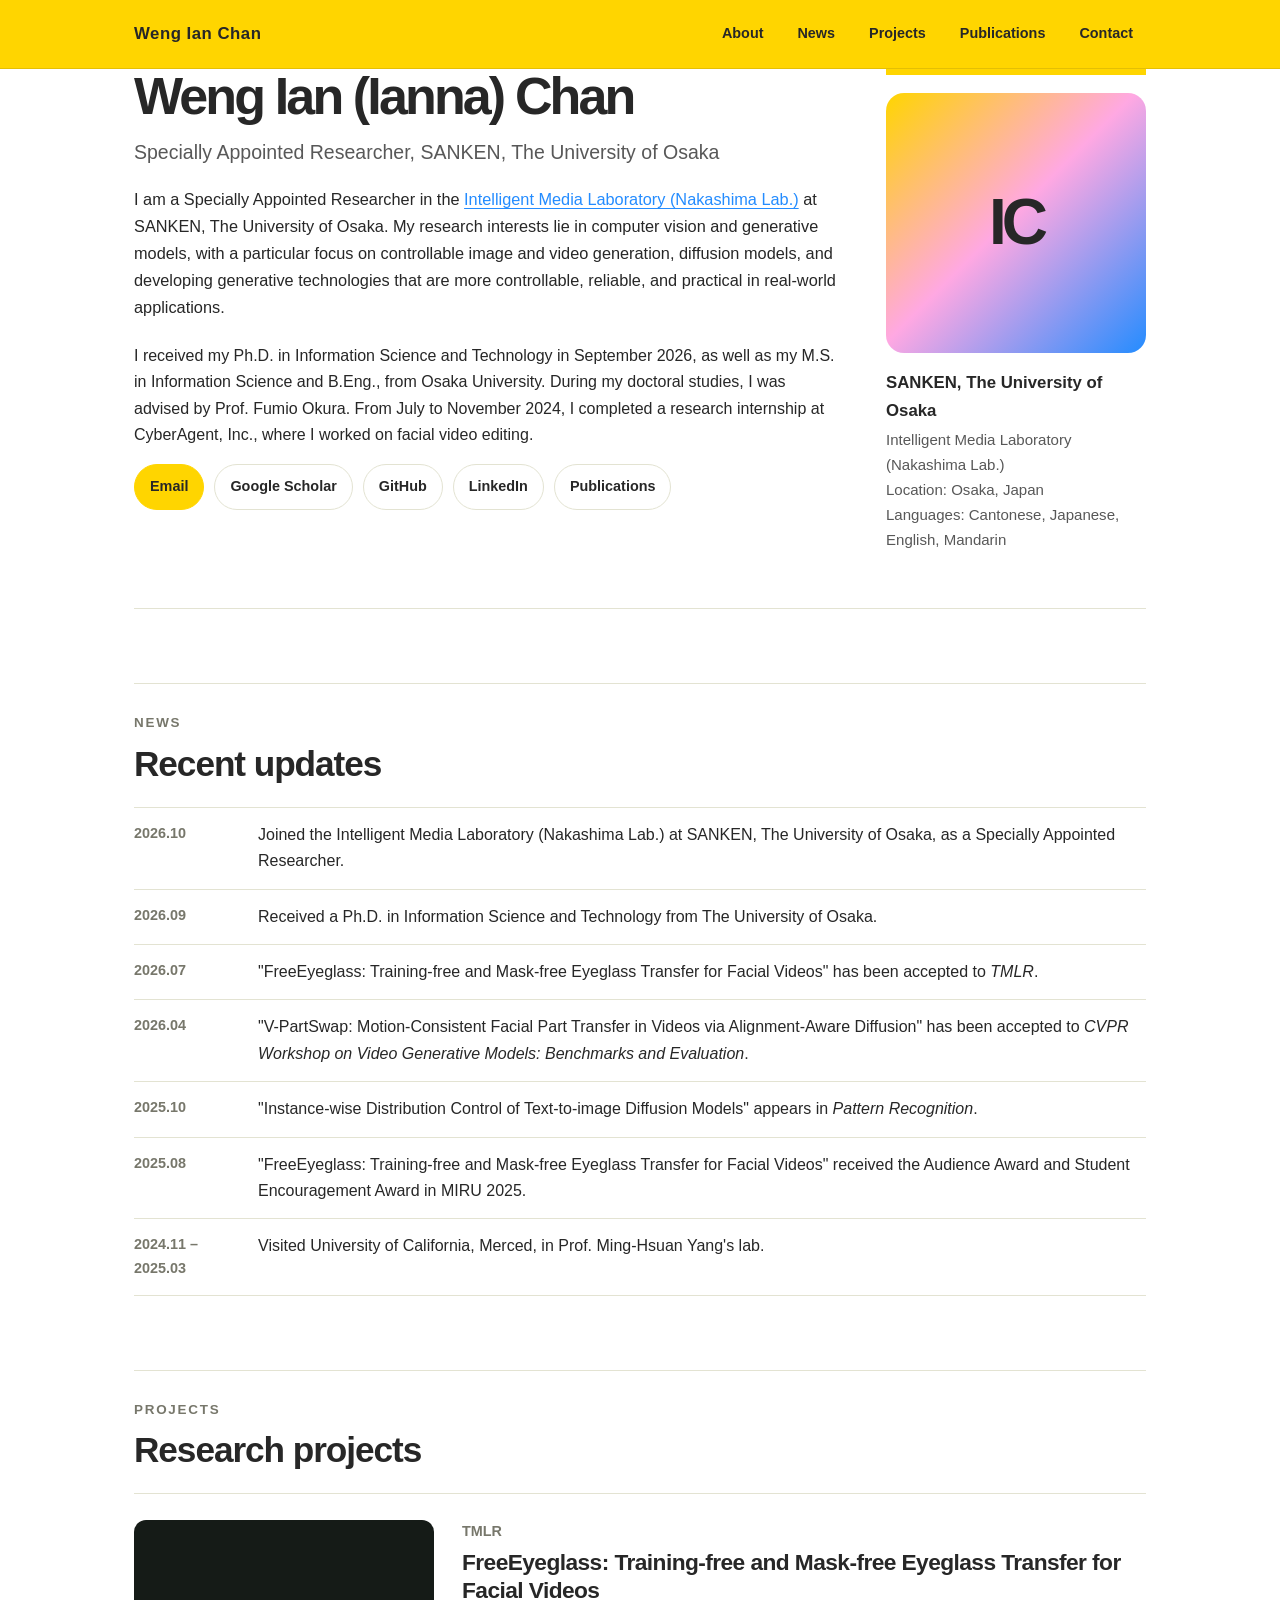
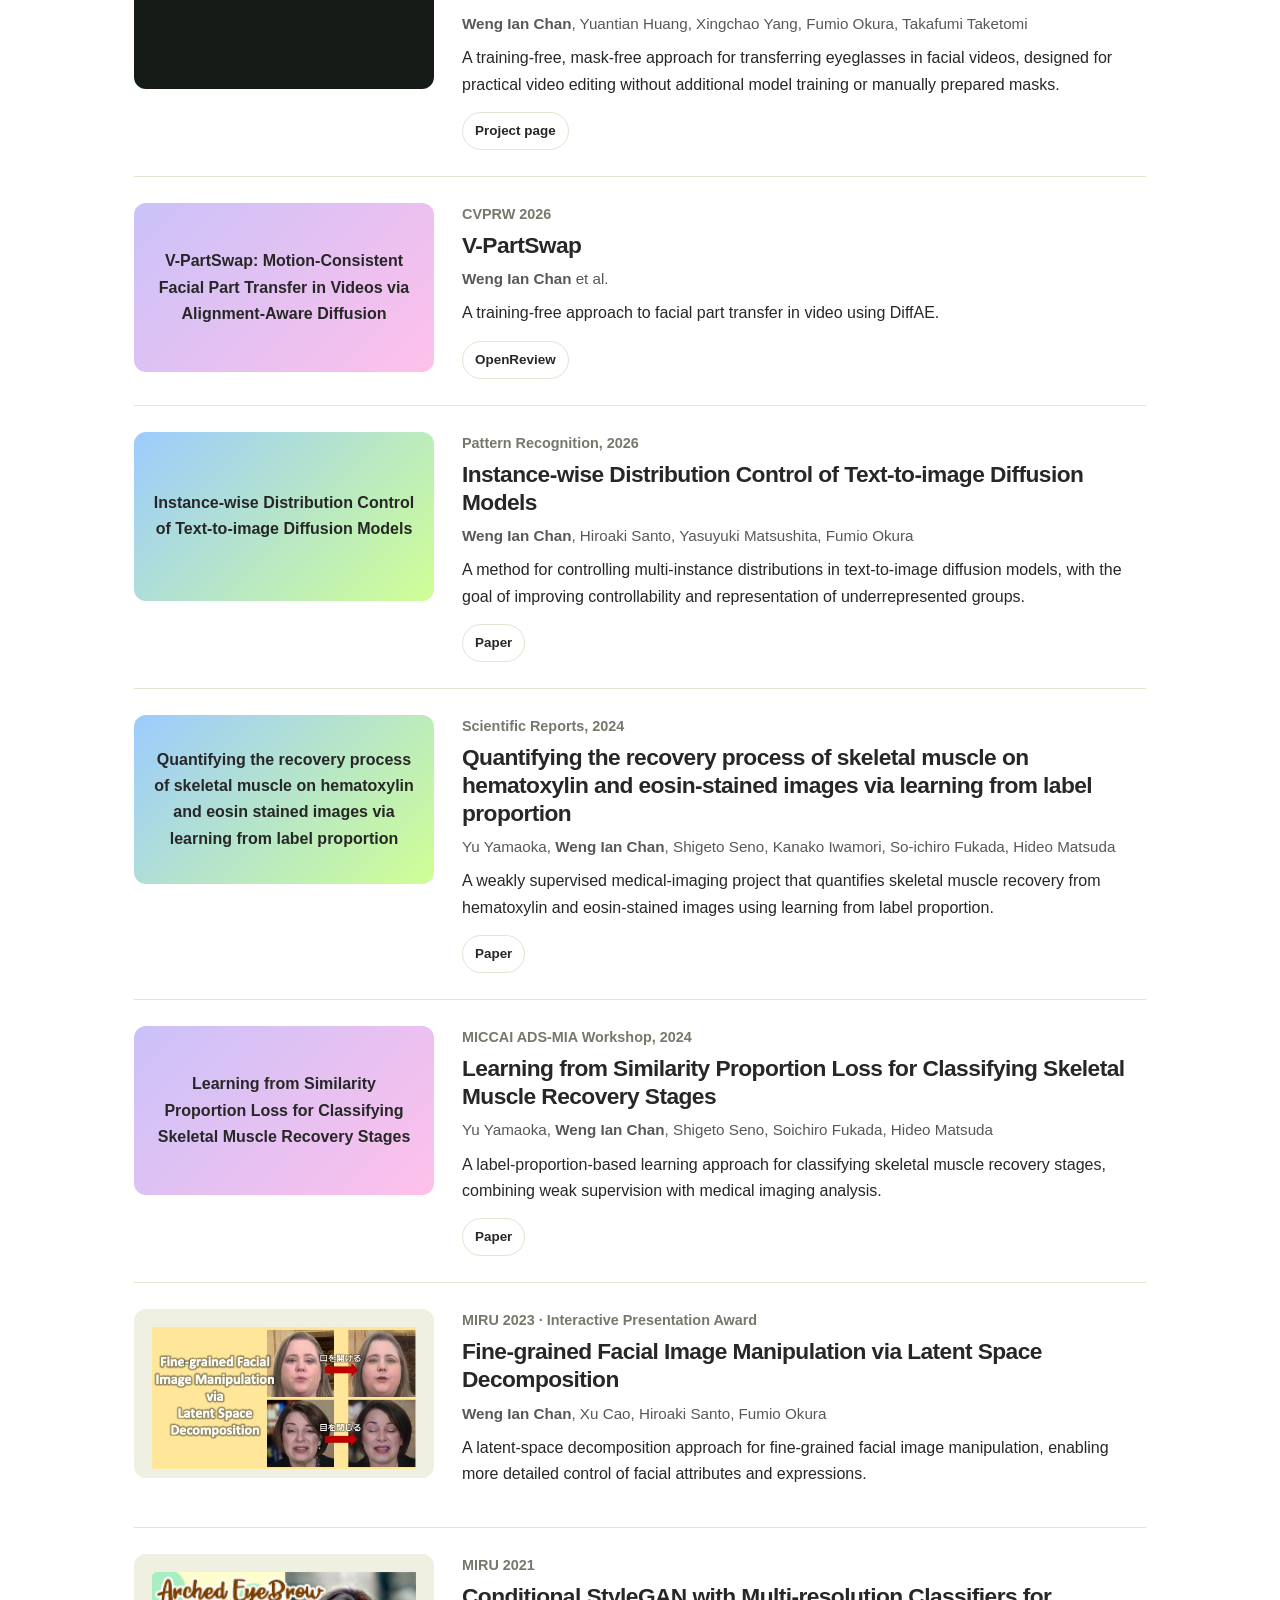
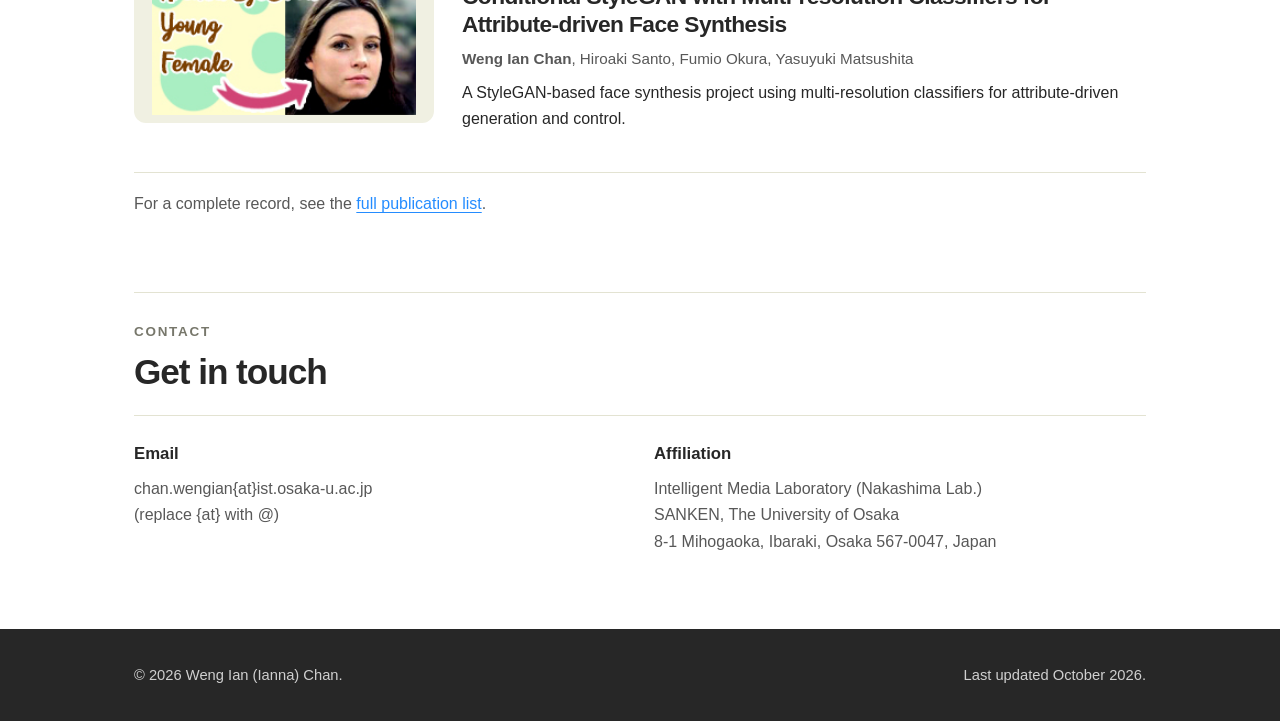
<file: index.html>
<!DOCTYPE html>
<html lang="en">
<head>
  <meta charset="UTF-8" />
  <meta name="viewport" content="width=device-width, initial-scale=1" />
  <title>Weng Ian Chan – Academic Website</title>
  <meta name="description" content="Academic website of Weng Ian (Ianna) Chan, a Specially Appointed Researcher at SANKEN, The University of Osaka, working on computer vision, generative models, and controllable image and video synthesis." />
  <link rel="stylesheet" href="assets/css/style.css" />
</head>
<body>
  <header class="site-header">
    <div class="container nav">
      <a class="brand" href="#top">Weng Ian Chan</a>
      <nav class="nav-links" aria-label="Main navigation">
        <a href="#about">About</a>
        <a href="#news">News</a>
        <a href="#projects">Projects</a>
        <a href="publication.html">Publications</a>
        <a href="#contact">Contact</a>
      </nav>
    </div>
  </header>

  <main id="top" class="container">
    <section class="hero" id="about">
      <div>
        <h1>Weng Ian (Ianna) Chan</h1>
        <p class="subtitle">Specially Appointed Researcher, SANKEN, The University of Osaka</p>
        <p class="bio">
         I am a Specially Appointed Researcher in the <a href="https://im.sanken.osaka-u.ac.jp/en/" target="_blank" rel="noopener">Intelligent Media Laboratory (Nakashima Lab.)</a> at SANKEN, The University of Osaka. My research interests lie in computer vision and generative models, with a particular focus on controllable image and video generation, diffusion models, and developing generative technologies that are more controllable, reliable, and practical in real-world applications.
        </p><p>
         I received my Ph.D. in Information Science and Technology in September 2026, as well as my M.S. in Information Science and B.Eng., from Osaka University. During my doctoral studies, I was advised by Prof. Fumio Okura. From July to November 2024, I completed a research internship at CyberAgent, Inc., where I worked on facial video editing.
        </p>
        <div class="button-row">
          <a class="button primary" href="mailto:chan.wengian@ist.osaka-u.ac.jp">Email</a>
          <a class="button" href="https://scholar.google.com/citations?user=TcdTtjIAAAAJ" target="_blank" rel="noopener">Google Scholar</a>
          <a class="button" href="https://github.com/moegi161" target="_blank" rel="noopener">GitHub</a>
          <a class="button" href="https://www.linkedin.com/in/weng-ian-chan-ianna/" target="_blank" rel="noopener">LinkedIn</a>
          <a class="button" href="publication.html">Publications</a>
        </div>
      </div>
      <aside class="profile-block" aria-label="Profile summary">
        <div class="profile-placeholder" aria-label="Profile photo placeholder">IC</div>
        <div class="profile-meta">
          <strong>SANKEN, The University of Osaka</strong>
          Intelligent Media Laboratory (Nakashima Lab.)<br />
          Location: Osaka, Japan<br />
          Languages: Cantonese, Japanese, English, Mandarin
        </div>
      </aside>
    </section>

    <section id="news" class="section-rule">
      <p class="section-kicker">News</p>
      <h2 class="section-title">Recent updates</h2>
      <div class="news-list">
        <article class="news-item"><div class="news-date">2026.10</div><div>Joined the Intelligent Media Laboratory (Nakashima Lab.) at SANKEN, The University of Osaka, as a Specially Appointed Researcher.</div></article>
        <article class="news-item"><div class="news-date">2026.09</div><div>Received a Ph.D. in Information Science and Technology from The University of Osaka.</div></article>
        <article class="news-item"><div class="news-date">2026.07</div><div>"FreeEyeglass: Training-free and Mask-free Eyeglass Transfer for Facial Videos" has been accepted to <em>TMLR</em>.</div></article>
        <article class="news-item"><div class="news-date">2026.04</div><div>"V-PartSwap: Motion-Consistent Facial Part Transfer in Videos via Alignment-Aware Diffusion" has been accepted to <em>CVPR Workshop on Video Generative Models: Benchmarks and Evaluation</em>.</div></article>
        <article class="news-item"><div class="news-date">2025.10</div><div>"Instance-wise Distribution Control of Text-to-image Diffusion Models" appears in <em>Pattern Recognition</em>.</div></article>
        <article class="news-item"><div class="news-date">2025.08</div><div>"FreeEyeglass: Training-free and Mask-free Eyeglass Transfer for Facial Videos" received the Audience Award and Student Encouragement Award in MIRU 2025.</div></article>
        <article class="news-item"><div class="news-date">2024.11 – 2025.03</div><div>Visited University of California, Merced, in Prof. Ming-Hsuan Yang's lab.</div></article>
      </div>
    </section>


    <section id="projects" class="section-rule">
      <p class="section-kicker">Projects</p>
      <h2 class="section-title">Research projects</h2>
      <div class="projects">
        <article class="project-row">
          <div class="project-media video"><iframe src="https://www.youtube.com/embed/pcHG0rpSDVA" title="FreeEyeglass project video" allow="accelerometer; autoplay; clipboard-write; encrypted-media; gyroscope; picture-in-picture; web-share" allowfullscreen></iframe></div>
          <div>
            <p class="project-venue">TMLR</p>
            <h3>FreeEyeglass: Training-free and Mask-free Eyeglass Transfer for Facial Videos</h3>
            <p class="authors"><strong>Weng Ian Chan</strong>, Yuantian Huang, Xingchao Yang, Fumio Okura, Takafumi Taketomi</p>
            <p class="description">A training-free, mask-free approach for transferring eyeglasses in facial videos, designed for practical video editing without additional model training or manually prepared masks.</p>
            <div class="link-row"><a class="project-link" href="https://moegi161.github.io/freeeyeglass-project/" target="_blank" rel="noopener">Project page</a></div>
          </div>
        </article>

        <article class="project-row">
          <div class="project-media purple">V-PartSwap: Motion-Consistent Facial Part Transfer in Videos via Alignment-Aware Diffusion</div>
          <div>
            <p class="project-venue">CVPRW 2026</p>
            <h3>V-PartSwap</h3>
            <p class="authors"><strong>Weng Ian Chan</strong> et al.</p>
            <p class="description">A training-free approach to facial part transfer in video using DiffAE.</p>
            <div class="link-row"><a class="project-link" href="https://openreview.net/forum?id=ls6tDTvkuY" target="_blank" rel="noopener">OpenReview</a></div>
          </div>
        </article>

        <article class="project-row">
          <div class="project-media blue">Instance-wise Distribution Control of Text-to-image Diffusion Models</div>
          <div>
            <p class="project-venue">Pattern Recognition, 2026</p>
            <h3>Instance-wise Distribution Control of Text-to-image Diffusion Models</h3>
            <p class="authors"><strong>Weng Ian Chan</strong>, Hiroaki Santo, Yasuyuki Matsushita, Fumio Okura</p>
            <p class="description">A method for controlling multi-instance distributions in text-to-image diffusion models, with the goal of improving controllability and representation of underrepresented groups.</p>
            <div class="link-row"><a class="project-link" href="https://doi.org/10.1016/j.patcog.2025.112614" target="_blank" rel="noopener">Paper</a></div>
          </div>
        </article>


        <article class="project-row">
          <div class="project-media blue">Quantifying the recovery process of skeletal muscle on hematoxylin and eosin stained images via learning from label proportion</div>
          <div>
            <p class="project-venue">Scientific Reports, 2024</p>
            <h3>Quantifying the recovery process of skeletal muscle on hematoxylin and eosin-stained images via learning from label proportion</h3>
            <p class="authors">Yu Yamaoka, <strong>Weng Ian Chan</strong>, Shigeto Seno, Kanako Iwamori, So-ichiro Fukada, Hideo Matsuda</p>
            <p class="description">A weakly supervised medical-imaging project that quantifies skeletal muscle recovery from hematoxylin and eosin-stained images using learning from label proportion.</p>
            <div class="link-row"><a class="project-link" href="https://www.nature.com/articles/s41598-024-78433-z" target="_blank" rel="noopener">Paper</a></div>
          </div>
        </article>

        <article class="project-row">
          <div class="project-media purple">Learning from Similarity Proportion Loss for Classifying Skeletal Muscle Recovery Stages</div>
          <div>
            <p class="project-venue">MICCAI ADS-MIA Workshop, 2024</p>
            <h3>Learning from Similarity Proportion Loss for Classifying Skeletal Muscle Recovery Stages</h3>
            <p class="authors">Yu Yamaoka, <strong>Weng Ian Chan</strong>, Shigeto Seno, Soichiro Fukada, Hideo Matsuda</p>
            <p class="description">A label-proportion-based learning approach for classifying skeletal muscle recovery stages, combining weak supervision with medical imaging analysis.</p>
            <div class="link-row"><a class="project-link" href="https://arxiv.org/abs/2505.04150" target="_blank" rel="noopener">Paper</a></div>
          </div>
        </article>

        <article class="project-row">
          <div class="project-media"><img src="img/thumbnail_2023miru.jpg" alt="Thumbnail for fine-grained facial image manipulation project" /></div>
          <div>
            <p class="project-venue">MIRU 2023 · Interactive Presentation Award</p>
            <h3>Fine-grained Facial Image Manipulation via Latent Space Decomposition</h3>
            <p class="authors"><strong>Weng Ian Chan</strong>, Xu Cao, Hiroaki Santo, Fumio Okura</p>
            <p class="description">A latent-space decomposition approach for fine-grained facial image manipulation, enabling more detailed control of facial attributes and expressions.</p>
          </div>
        </article>

        <article class="project-row">
          <div class="project-media"><img src="img/thumbnail_2021miru.jpg" alt="Thumbnail for conditional StyleGAN face synthesis project" /></div>
          <div>
            <p class="project-venue">MIRU 2021</p>
            <h3>Conditional StyleGAN with Multi-resolution Classifiers for Attribute-driven Face Synthesis</h3>
            <p class="authors"><strong>Weng Ian Chan</strong>, Hiroaki Santo, Fumio Okura, Yasuyuki Matsushita</p>
            <p class="description">A StyleGAN-based face synthesis project using multi-resolution classifiers for attribute-driven generation and control.</p>
          </div>
        </article>
      </div>
      <p class="project-publication-note">For a complete record, see the <a href="publication.html">full publication list</a>.</p>
    </section>

    <section id="contact" class="section-rule">
      <p class="section-kicker">Contact</p>
      <h2 class="section-title">Get in touch</h2>
      <div class="contact-grid">
        <div class="contact-block">
          <h3>Email</h3>
          <p>chan.wengian{at}ist.osaka-u.ac.jp<br />(replace {at} with @)</p>
        </div>
        <div class="contact-block">
          <h3>Affiliation</h3>
          <p>Intelligent Media Laboratory (Nakashima Lab.)<br />SANKEN, The University of Osaka<br />8-1 Mihogaoka, Ibaraki, Osaka 567-0047, Japan</p>
        </div>
      </div>
    </section>
  </main>

  <footer>
    <div class="container footer-inner">
      <span>&copy; <span id="year"></span> Weng Ian (Ianna) Chan.</span>
      <span>Last updated October 2026.</span>
    </div>
  </footer>

  <script>document.getElementById("year").textContent = new Date().getFullYear();</script>
</body>
</html>
</file>
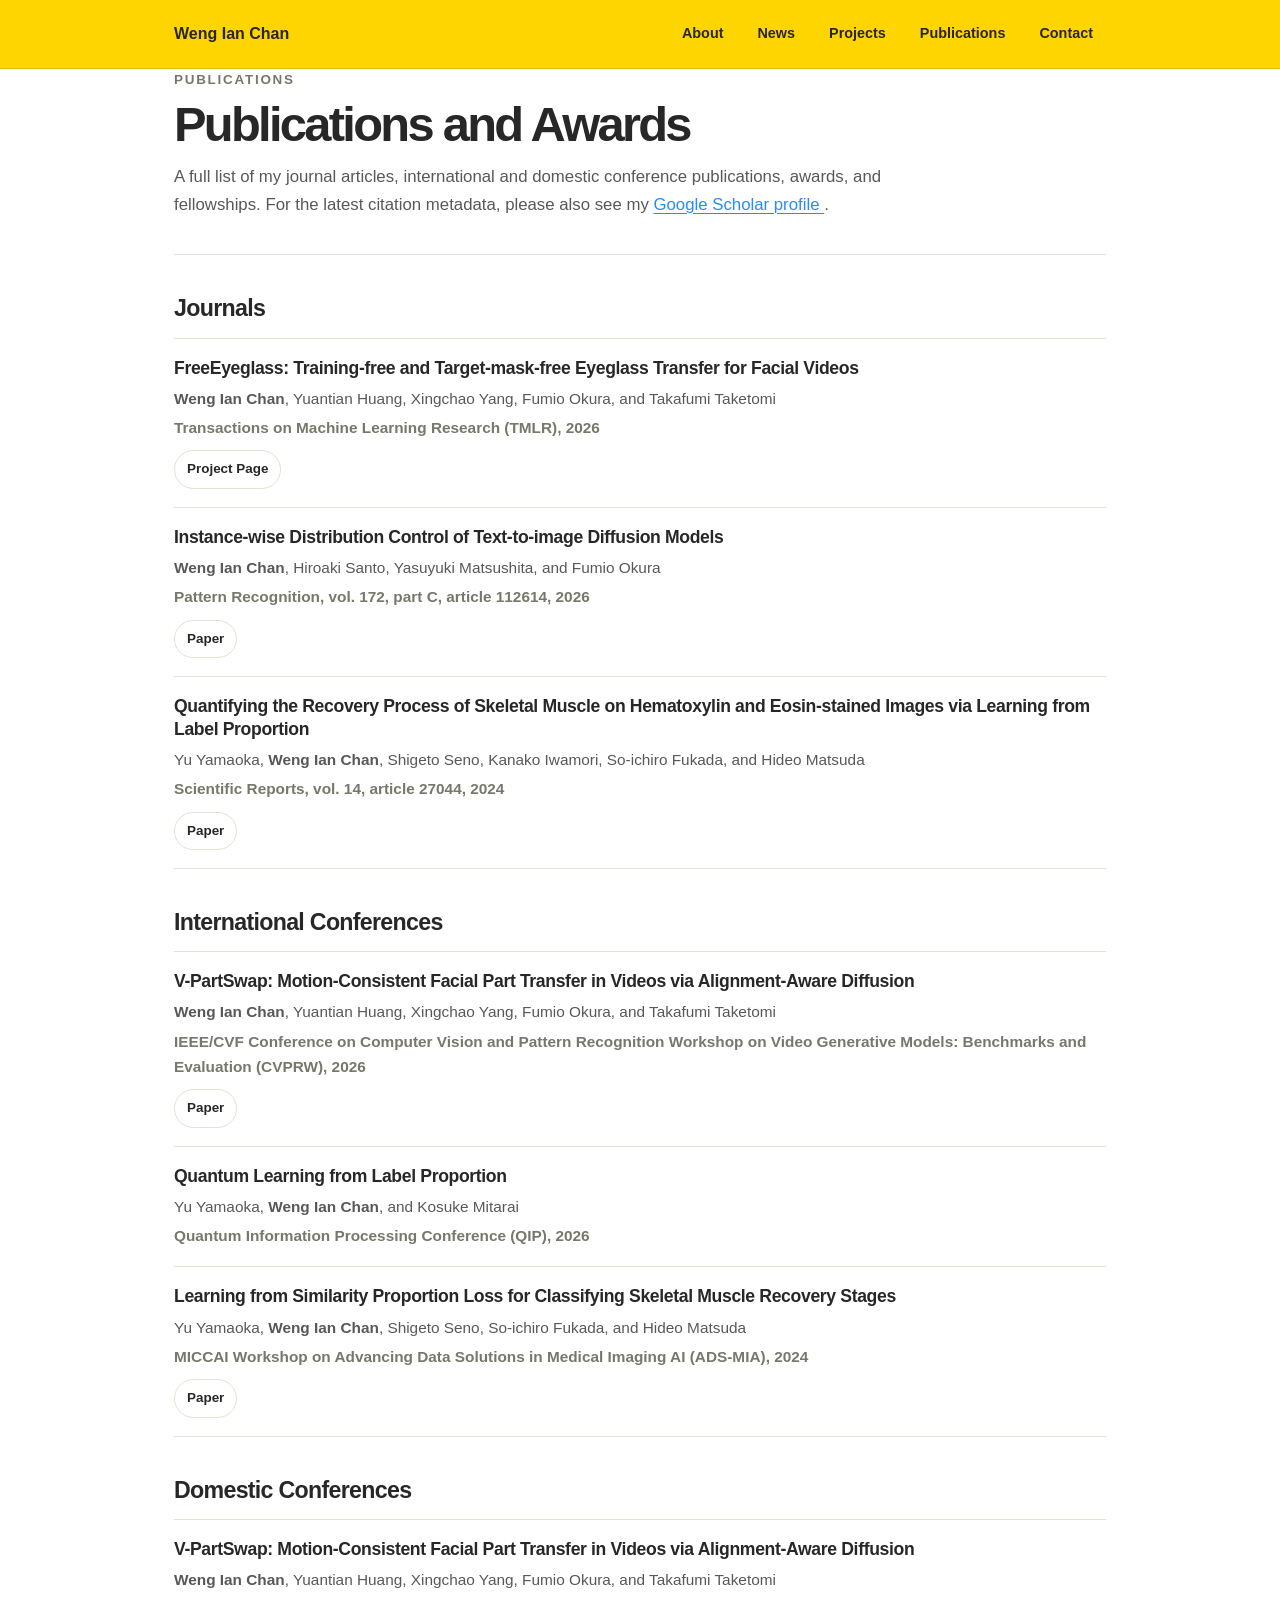
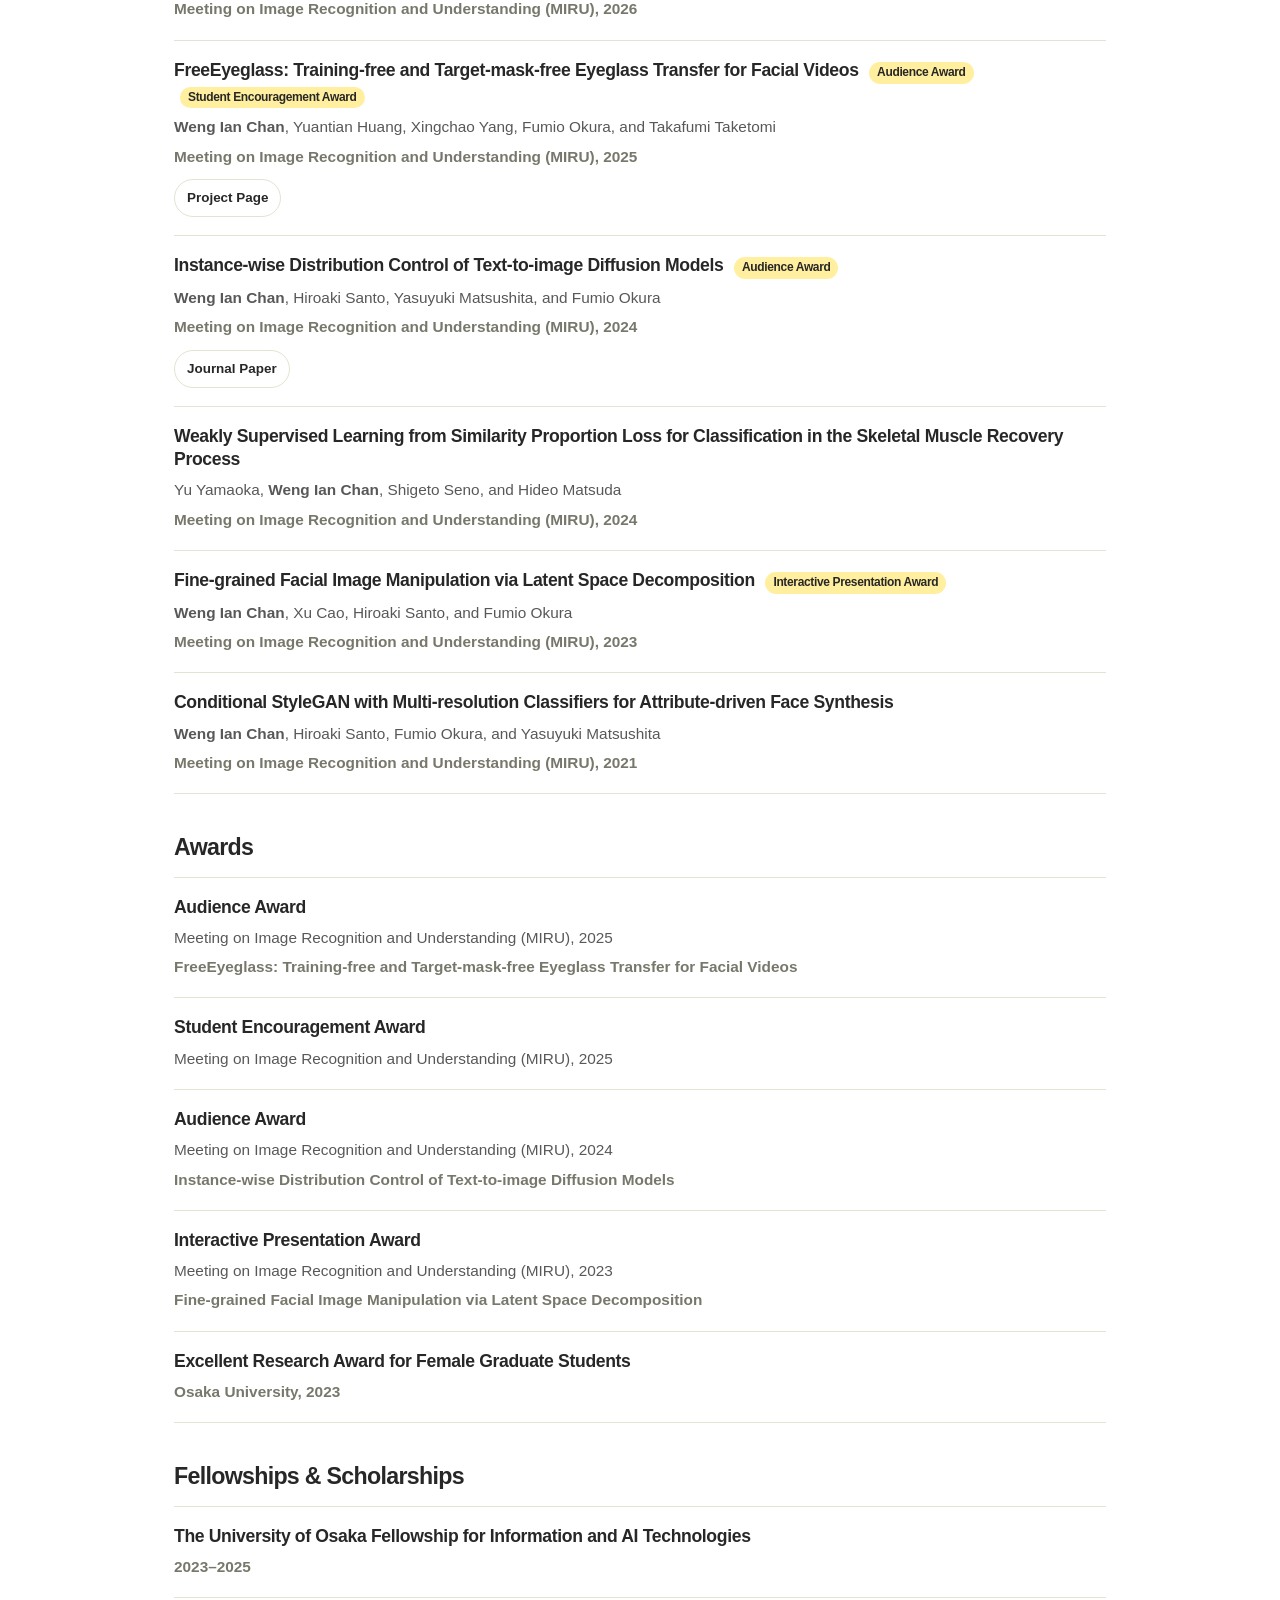
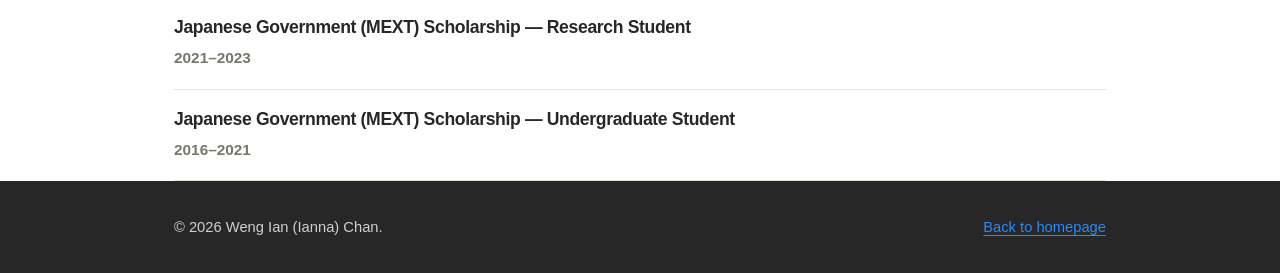
<file: publication.html>
<!DOCTYPE html>
<html lang="en">
<head>
  <meta charset="UTF-8" />
  <meta name="viewport" content="width=device-width, initial-scale=1" />

  <title>Publications – Weng Ian Chan</title>

  <meta
    name="description"
    content="Publications, awards, fellowships, and scholarships of Weng Ian (Ianna) Chan."
  />

  <link rel="stylesheet" href="assets/css/publication.css" />
</head>

<body>

  <!-- Header -->
  <header class="site-header">
    <div class="container nav">

      <a class="brand" href="index.html">
        Weng Ian Chan
      </a>

      <nav class="nav-links" aria-label="Main navigation">
        <a href="index.html#about">About</a>
        <a href="index.html#news">News</a>
        <a href="index.html#projects">Projects</a>
        <a href="publication.html">Publications</a>
        <a href="index.html#contact">Contact</a>
      </nav>

    </div>
  </header>


  <!-- Main content -->
  <main class="container">

    <!-- Introduction -->
    <section class="hero">

      <p class="kicker">
        Publications
      </p>

      <h1>
        Publications and Awards
      </h1>

      <p class="intro">
        A full list of my journal articles, international and domestic
        conference publications, awards, and fellowships. For the latest
        citation metadata, please also see my
        <a
          href="https://scholar.google.com/citations?user=TcdTtjIAAAAJ"
          target="_blank"
          rel="noopener noreferrer"
        >
          Google Scholar profile
        </a>.
      </p>

    </section>


    <!-- ====================================================== -->
    <!-- Journals -->
    <!-- ====================================================== -->

    <section id="journals">

      <h2 class="year">
        Journals
      </h2>

      <div class="pub-list">


        <!-- FreeEyeglass -->
        <article class="pub">

          <h2>
            FreeEyeglass: Training-free and Target-mask-free
            Eyeglass Transfer for Facial Videos
          </h2>

          <p class="authors">
            <strong>Weng Ian Chan</strong>,
            Yuantian Huang,
            Xingchao Yang,
            Fumio Okura,
            and Takafumi Taketomi
          </p>

          <p class="venue">
            Transactions on Machine Learning Research (TMLR), 2026
          </p>

          <div class="links">

            <a
              class="pill"
              href="https://moegi161.github.io/freeeyeglass-project/"
              target="_blank"
              rel="noopener noreferrer"
            >
              Project Page
            </a>

          </div>

        </article>


        <!-- Instance-wise Distribution Control -->
        <article class="pub">

          <h2>
            Instance-wise Distribution Control of Text-to-image
            Diffusion Models
          </h2>

          <p class="authors">
            <strong>Weng Ian Chan</strong>,
            Hiroaki Santo,
            Yasuyuki Matsushita,
            and Fumio Okura
          </p>

          <p class="venue">
            Pattern Recognition,
            vol. 172, part C, article 112614, 2026
          </p>

          <div class="links">

            <a
              class="pill"
              href="https://doi.org/10.1016/j.patcog.2025.112614"
              target="_blank"
              rel="noopener noreferrer"
            >
              Paper
            </a>

          </div>

        </article>


        <!-- Scientific Reports -->
        <article class="pub">

          <h2>
            Quantifying the Recovery Process of Skeletal Muscle
            on Hematoxylin and Eosin-stained Images via Learning
            from Label Proportion
          </h2>

          <p class="authors">
            Yu Yamaoka,
            <strong>Weng Ian Chan</strong>,
            Shigeto Seno,
            Kanako Iwamori,
            So-ichiro Fukada,
            and Hideo Matsuda
          </p>

          <p class="venue">
            Scientific Reports,
            vol. 14, article 27044, 2024
          </p>

          <div class="links">

            <a
              class="pill"
              href="https://www.nature.com/articles/s41598-024-78433-z"
              target="_blank"
              rel="noopener noreferrer"
            >
              Paper
            </a>

          </div>

        </article>


      </div>

    </section>


    <!-- ====================================================== -->
    <!-- International Conferences -->
    <!-- ====================================================== -->

    <section id="international-conferences">

      <h2 class="year">
        International Conferences
      </h2>

      <div class="pub-list">


        <!-- V-PartSwap -->
        <article class="pub">

          <h2>
            V-PartSwap: Motion-Consistent Facial Part Transfer
            in Videos via Alignment-Aware Diffusion
          </h2>

          <p class="authors">
            <strong>Weng Ian Chan</strong>,
            Yuantian Huang,
            Xingchao Yang,
            Fumio Okura,
            and Takafumi Taketomi
          </p>

          <p class="venue">
            IEEE/CVF Conference on Computer Vision and Pattern Recognition
            Workshop on Video Generative Models: Benchmarks and Evaluation
            (CVPRW), 2026
          </p>

          <div class="links">

            <a
              class="pill"
              href="https://openreview.net/forum?id=ls6tDTvkuY"
              target="_blank"
              rel="noopener noreferrer"
            >
              Paper
            </a>

          </div>

        </article>


        <!-- Quantum Learning -->
        <article class="pub">

          <h2>
            Quantum Learning from Label Proportion
          </h2>

          <p class="authors">
            Yu Yamaoka,
            <strong>Weng Ian Chan</strong>,
            and Kosuke Mitarai
          </p>

          <p class="venue">
            Quantum Information Processing Conference (QIP), 2026
          </p>

        </article>


        <!-- Similarity Proportion Loss -->
        <article class="pub">

          <h2>
            Learning from Similarity Proportion Loss for
            Classifying Skeletal Muscle Recovery Stages
          </h2>

          <p class="authors">
            Yu Yamaoka,
            <strong>Weng Ian Chan</strong>,
            Shigeto Seno,
            So-ichiro Fukada,
            and Hideo Matsuda
          </p>

          <p class="venue">
            MICCAI Workshop on Advancing Data Solutions in Medical
            Imaging AI (ADS-MIA), 2024
          </p>

          <div class="links">

            <a
              class="pill"
              href="https://arxiv.org/abs/2505.04150"
              target="_blank"
              rel="noopener noreferrer"
            >
              Paper
            </a>

          </div>

        </article>


      </div>

    </section>


    <!-- ====================================================== -->
    <!-- Domestic Conferences -->
    <!-- ====================================================== -->

    <section id="domestic-conferences">

      <h2 class="year">
        Domestic Conferences
      </h2>

      <div class="pub-list">


        <!-- V-PartSwap MIRU -->
        <article class="pub">

          <h2>
            V-PartSwap: Motion-Consistent Facial Part Transfer
            in Videos via Alignment-Aware Diffusion
          </h2>

          <p class="authors">
            <strong>Weng Ian Chan</strong>,
            Yuantian Huang,
            Xingchao Yang,
            Fumio Okura,
            and Takafumi Taketomi
          </p>

          <p class="venue">
            Meeting on Image Recognition and Understanding
            (MIRU), 2026
          </p>

        </article>


        <!-- FreeEyeglass MIRU -->
        <article class="pub">

          <h2>
            FreeEyeglass: Training-free and Target-mask-free
            Eyeglass Transfer for Facial Videos

            <span class="badge">
              Audience Award
            </span>

            <span class="badge">
              Student Encouragement Award
            </span>
          </h2>

          <p class="authors">
            <strong>Weng Ian Chan</strong>,
            Yuantian Huang,
            Xingchao Yang,
            Fumio Okura,
            and Takafumi Taketomi
          </p>

          <p class="venue">
            Meeting on Image Recognition and Understanding
            (MIRU), 2025
          </p>

          <div class="links">

            <a
              class="pill"
              href="https://moegi161.github.io/freeeyeglass-project/"
              target="_blank"
              rel="noopener noreferrer"
            >
              Project Page
            </a>

          </div>

        </article>


        <!-- Distribution Control MIRU -->
        <article class="pub">

          <h2>
            Instance-wise Distribution Control of Text-to-image
            Diffusion Models

            <span class="badge">
              Audience Award
            </span>
          </h2>

          <p class="authors">
            <strong>Weng Ian Chan</strong>,
            Hiroaki Santo,
            Yasuyuki Matsushita,
            and Fumio Okura
          </p>

          <p class="venue">
            Meeting on Image Recognition and Understanding
            (MIRU), 2024
          </p>

          <div class="links">

            <a
              class="pill"
              href="https://doi.org/10.1016/j.patcog.2025.112614"
              target="_blank"
              rel="noopener noreferrer"
            >
              Journal Paper
            </a>

          </div>

        </article>


        <!-- Muscle Recovery MIRU -->
        <article class="pub">

          <h2>
            Weakly Supervised Learning from Similarity Proportion
            Loss for Classification in the Skeletal Muscle
            Recovery Process
          </h2>

          <p class="authors">
            Yu Yamaoka,
            <strong>Weng Ian Chan</strong>,
            Shigeto Seno,
            and Hideo Matsuda
          </p>

          <p class="venue">
            Meeting on Image Recognition and Understanding
            (MIRU), 2024
          </p>

        </article>


        <!-- Facial Image Manipulation -->
        <article class="pub">

          <h2>
            Fine-grained Facial Image Manipulation via
            Latent Space Decomposition

            <span class="badge">
              Interactive Presentation Award
            </span>
          </h2>

          <p class="authors">
            <strong>Weng Ian Chan</strong>,
            Xu Cao,
            Hiroaki Santo,
            and Fumio Okura
          </p>

          <p class="venue">
            Meeting on Image Recognition and Understanding
            (MIRU), 2023
          </p>

        </article>


        <!-- Conditional StyleGAN -->
        <article class="pub">

          <h2>
            Conditional StyleGAN with Multi-resolution Classifiers
            for Attribute-driven Face Synthesis
          </h2>

          <p class="authors">
            <strong>Weng Ian Chan</strong>,
            Hiroaki Santo,
            Fumio Okura,
            and Yasuyuki Matsushita
          </p>

          <p class="venue">
            Meeting on Image Recognition and Understanding
            (MIRU), 2021
          </p>

        </article>


      </div>

    </section>


    <!-- ====================================================== -->
    <!-- Awards -->
    <!-- ====================================================== -->

    <section id="awards">

      <h2 class="year">
        Awards
      </h2>

      <div class="pub-list">


        <!-- MIRU 2025 Audience Award -->
        <article class="pub">

          <h2>
            Audience Award
          </h2>

          <p class="authors">
            Meeting on Image Recognition and Understanding
            (MIRU), 2025
          </p>

          <p class="venue">
            FreeEyeglass: Training-free and Target-mask-free
            Eyeglass Transfer for Facial Videos
          </p>

        </article>


        <!-- MIRU 2025 Student Encouragement Award -->
        <article class="pub">

          <h2>
            Student Encouragement Award
          </h2>

          <p class="authors">
            Meeting on Image Recognition and Understanding
            (MIRU), 2025
          </p>

        </article>


        <!-- MIRU 2024 Audience Award -->
        <article class="pub">

          <h2>
            Audience Award
          </h2>

          <p class="authors">
            Meeting on Image Recognition and Understanding
            (MIRU), 2024
          </p>

          <p class="venue">
            Instance-wise Distribution Control of Text-to-image
            Diffusion Models
          </p>

        </article>


        <!-- MIRU 2023 Interactive Presentation Award -->
        <article class="pub">

          <h2>
            Interactive Presentation Award
          </h2>

          <p class="authors">
            Meeting on Image Recognition and Understanding
            (MIRU), 2023
          </p>

          <p class="venue">
            Fine-grained Facial Image Manipulation via
            Latent Space Decomposition
          </p>

        </article>


        <!-- Female Graduate Student Award -->
        <article class="pub">

          <h2>
            Excellent Research Award for Female Graduate Students
          </h2>

          <p class="venue">
            Osaka University, 2023
          </p>

        </article>


      </div>

    </section>


    <!-- ====================================================== -->
    <!-- Fellowships and Scholarships -->
    <!-- ====================================================== -->

    <section id="fellowships">

      <h2 class="year">
        Fellowships &amp; Scholarships
      </h2>

      <div class="pub-list">


        <!-- Osaka University Fellowship -->
        <article class="pub">

          <h2>
            The University of Osaka Fellowship for
            Information and AI Technologies
          </h2>

          <p class="venue">
            2023–2025
          </p>

        </article>


        <!-- MEXT Research Student -->
        <article class="pub">

          <h2>
            Japanese Government (MEXT) Scholarship
            — Research Student
          </h2>

          <p class="venue">
            2021–2023
          </p>

        </article>


        <!-- MEXT Undergraduate -->
        <article class="pub">

          <h2>
            Japanese Government (MEXT) Scholarship
            — Undergraduate Student
          </h2>

          <p class="venue">
            2016–2021
          </p>

        </article>


      </div>

    </section>


  </main>


  <!-- Footer -->
  <footer>

    <div class="container footer-inner">

      <span>
        &copy;
        <span id="year"></span>
        Weng Ian (Ianna) Chan.
      </span>

      <span>
        <a href="index.html">
          Back to homepage
        </a>
      </span>

    </div>

  </footer>


  <script>
    document.getElementById("year").textContent =
      new Date().getFullYear();
  </script>

</body>
</html>
</file>
<file: assets/css/style.css>
:root {
      --yellow: #ffd500;
      --pink: #ffa8e2;
      --blue: #248cff;
      --lime: #b2ff53;
      --orange: #ffa646;
      --purple: #6c55f0;
      --text: #272727;
      --text-soft: #585858;
      --text-muted: #77776b;
      --bg: #ffffff;
      --beige: #f0f0e2;
      --gray: #f8f8f8;
      --border: #e3e3d2;
      --white: #ffffff;
      --container: 1060px;
    }

    * { box-sizing: border-box; }
    html { scroll-behavior: smooth; }
    body {
      margin: 0;
      color: var(--text);
      background: var(--bg);
      font-family: Inter, "Noto Sans", "Noto Sans JP", -apple-system, BlinkMacSystemFont, "Segoe UI", Arial, sans-serif;
      line-height: 1.65;
      -webkit-font-smoothing: antialiased;
    }

    a { color: var(--blue); text-decoration-thickness: 0.08em; text-underline-offset: 0.18em; }
    a:hover { color: var(--purple); }
    .container { max-width: var(--container); margin: 0 auto; padding: 0 24px; }

    .site-header {
      position: sticky;
      top: 0;
      z-index: 20;
      background: var(--yellow);
      border-bottom: 1px solid rgba(39, 39, 39, 0.12);
    }
    .nav { min-height: 68px; display: flex; align-items: center; justify-content: space-between; gap: 18px; }
    .brand { color: var(--text); font-size: 1.05rem; font-weight: 850; letter-spacing: 0.03em; text-decoration: none; }
    .nav-links { display: flex; align-items: center; justify-content: flex-end; gap: 8px; flex-wrap: wrap; }
    .nav-links a {
      color: var(--text);
      text-decoration: none;
      font-size: 0.9rem;
      font-weight: 800;
      border-radius: 999px;
      padding: 9px 13px;
    }
    .nav-links a:hover { background: var(--white); color: var(--text); }

    main { padding: 56px 0 0; }
    section { margin: 0 0 74px; scroll-margin-top: 88px; }
    .section-kicker { color: var(--text-muted); font-size: 0.84rem; font-weight: 850; letter-spacing: 0.13em; text-transform: uppercase; margin: 0 0 8px; }
    .section-title { font-size: clamp(1.72rem, 3.2vw, 2.2rem); line-height: 1.2; margin: 0 0 22px; letter-spacing: -0.03em; }
    .section-rule { border-top: 1px solid var(--border); padding-top: 28px; }

    .hero { display: grid; grid-template-columns: minmax(0, 1fr) 260px; gap: 42px; align-items: start; border-bottom: 1px solid var(--border); padding-bottom: 56px; }
    .eyebrow { display: inline-flex; align-items: center; border-radius: 999px; background: var(--yellow); color: var(--text); padding: 6px 12px; font-size: 0.82rem; font-weight: 850; margin-bottom: 18px; }
    h1 { font-size: clamp(2.15rem, 5.3vw, 3.25rem); line-height: 1.06; letter-spacing: -0.055em; margin: 0; }
    .subtitle { color: var(--text-soft); font-size: clamp(1.06rem, 2vw, 1.22rem); margin: 12px 0 18px; max-width: 46rem; }
    .bio { font-size: 1.02rem; margin: 0 0 22px; max-width: 48rem; }
    .button-row { display: flex; flex-wrap: wrap; gap: 10px; }
    .button { display: inline-flex; align-items: center; justify-content: center; border-radius: 999px; border: 1px solid var(--border); padding: 10px 15px; color: var(--text); background: var(--white); font-size: 0.9rem; font-weight: 850; text-decoration: none; }
    .button.primary { background: var(--yellow); border-color: var(--yellow); }
    .button:hover { color: var(--text); background: var(--yellow); text-decoration: none; }

    .profile-block { border-top: 6px solid var(--yellow); padding-top: 18px; }
    .profile-placeholder {
      aspect-ratio: 1 / 1;
      border-radius: 18px;
      background: linear-gradient(135deg, var(--yellow), var(--pink) 48%, var(--blue));
      display: grid;
      place-items: center;
      color: var(--text);
      font-size: 4rem;
      font-weight: 900;
      letter-spacing: -0.08em;
      margin-bottom: 16px;
    }
    .profile-meta { color: var(--text-soft); font-size: 0.94rem; }
    .profile-meta strong { display: block; color: var(--text); font-size: 1.05rem; margin-bottom: 4px; }

    .news-list { border-top: 1px solid var(--border); }
    .news-item { display: grid; grid-template-columns: 108px 1fr; gap: 16px; padding: 14px 0; border-bottom: 1px solid var(--border); }
    .news-date { color: var(--text-muted); font-weight: 850; font-size: 0.9rem; }

    .interest-grid { display: flex; flex-wrap: wrap; gap: 10px; }
    .tag { display: inline-flex; align-items: center; border-radius: 999px; background: var(--white); border: 1px solid var(--border); padding: 9px 13px; color: var(--text); font-weight: 850; }
    .tag.yellow { background: rgba(255, 213, 0, 0.35); }
    .tag.blue { background: rgba(36, 140, 255, 0.12); color: #1458a3; }
    .tag.purple { background: rgba(108, 85, 240, 0.12); color: #4832c5; }
    .tag.orange { background: rgba(255, 166, 70, 0.18); color: #9a4c00; }

    .projects { border-top: 1px solid var(--border); }
    .project-row { display: grid; grid-template-columns: 300px 1fr; gap: 28px; padding: 26px 0; border-bottom: 1px solid var(--border); }
    .project-media { aspect-ratio: 16 / 9; border-radius: 12px; overflow: hidden; background: var(--beige); display: grid; place-items: center; color: var(--text); font-weight: 900; text-align: center; padding: 18px; }
    .project-media img, .project-media iframe { width: 100%; height: 100%; object-fit: cover; display: block; border: 0; }
    .project-media.video { padding: 0; background: #151b17; }
    .project-media.blue { background: linear-gradient(135deg, rgba(36, 140, 255, 0.45), rgba(178, 255, 83, 0.62)); }
    .project-media.purple { background: linear-gradient(135deg, rgba(108, 85, 240, 0.36), rgba(255, 168, 226, 0.72)); }
    .project-venue { color: var(--text-muted); font-size: 0.9rem; font-weight: 850; margin: 0 0 4px; }
    .project-row h3 { font-size: clamp(1.16rem, 2.2vw, 1.42rem); line-height: 1.24; margin: 0 0 7px; letter-spacing: -0.025em; }
    .authors { color: var(--text-soft); font-size: 0.95rem; margin: 0 0 9px; }
    .description { margin: 0 0 14px; }
    .link-row { display: flex; flex-wrap: wrap; gap: 9px; }
    .project-link { border-radius: 999px; background: var(--white); border: 1px solid var(--border); color: var(--text); padding: 7px 12px; font-size: 0.84rem; font-weight: 850; text-decoration: none; }
    .project-link:hover { background: var(--yellow); color: var(--text); text-decoration: none; }
    .project-publication-note { color: var(--text-soft); margin: 18px 0 0; }

    .contact-grid { display: grid; grid-template-columns: repeat(2, minmax(0, 1fr)); gap: 28px; border-top: 1px solid var(--border); padding-top: 24px; }
    .contact-block h3 { margin: 0 0 8px; font-size: 1.05rem; }
    .contact-block p { margin: 0; color: var(--text-soft); }

    footer { background: var(--text); color: var(--white); padding: 34px 0; margin-top: 34px; }
    footer a { color: var(--yellow); }
    .footer-inner { display: flex; justify-content: space-between; gap: 18px; flex-wrap: wrap; color: rgba(255,255,255,0.78); font-size: 0.92rem; }

    @media (max-width: 860px) {
      .hero, .project-row, .contact-grid { grid-template-columns: 1fr; }
      .profile-block { max-width: 360px; }
      main { padding-top: 34px; }
      section { margin-bottom: 58px; }
    }
    @media (max-width: 560px) {
      .container { padding: 0 18px; }
      .nav { align-items: flex-start; flex-direction: column; padding: 14px 0; }
      .nav-links { justify-content: flex-start; }
      .news-item { grid-template-columns: 1fr; gap: 4px; }
    }
</file>
<file: assets/css/publication.css>
:root {
  --yellow: #ffd500;
  --blue: #248cff;
  --purple: #6c55f0;
  --text: #272727;
  --soft: #585858;
  --muted: #77776b;
  --bg: #ffffff;
  --white: #ffffff;
  --border: #e3e3d2;
  --gray: #f8f8f8;
  --container: 980px;
}

* { box-sizing: border-box; }
body {
  margin: 0;
  color: var(--text);
  background: var(--bg);
  font-family: Inter, "Noto Sans", "Noto Sans JP", -apple-system, BlinkMacSystemFont, "Segoe UI", Arial, sans-serif;
  line-height: 1.65;
}
a { color: var(--blue); text-decoration-thickness: 0.08em; text-underline-offset: 0.18em; }
a:hover { color: var(--purple); }
.container { max-width: var(--container); margin: 0 auto; padding: 0 24px; }
.site-header {
  position: sticky;
  top: 0;
  z-index: 20;
  background: var(--yellow);
  border-bottom: 1px solid rgba(39, 39, 39, 0.12);
}
.nav { min-height: 68px; display: flex; align-items: center; justify-content: space-between; gap: 18px; }
.brand { color: var(--text); font-weight: 850; text-decoration: none; }
.nav-links { display: flex; gap: 8px; flex-wrap: wrap; }
.nav-links a { color: var(--text); text-decoration: none; font-size: 0.9rem; font-weight: 800; border-radius: 999px; padding: 9px 13px; }
.nav-links a:hover { background: var(--white); }
main { padding: 54px 0 84px; }
.hero { border-bottom: 1px solid var(--border); padding-bottom: 36px; margin-bottom: 34px; }
.kicker { color: var(--muted); font-size: 0.84rem; font-weight: 850; letter-spacing: 0.13em; text-transform: uppercase; margin: 0 0 8px; }
h1 { font-size: clamp(2.05rem, 5.2vw, 3.05rem); line-height: 1.06; letter-spacing: -0.055em; margin: 0 0 12px; }
.intro { color: var(--soft); font-size: 1.05rem; max-width: 46rem; margin: 0; }
.year { font-size: 1.45rem; letter-spacing: -0.03em; margin: 34px 0 10px; }
.pub-list { border-top: 1px solid var(--border); }
.pub { padding: 18px 0; border-bottom: 1px solid var(--border); }
.pub h2 { font-size: 1.1rem; line-height: 1.32; margin: 0 0 6px; letter-spacing: -0.02em; }
.authors, .venue, .note { margin: 0; color: var(--soft); font-size: 0.96rem; }
.venue { font-weight: 750; color: var(--muted); margin-top: 4px; }
.links { display: flex; flex-wrap: wrap; gap: 9px; margin-top: 10px; }
.pill { display: inline-flex; border-radius: 999px; background: var(--white); border: 1px solid var(--border); color: var(--text); padding: 7px 12px; font-size: 0.84rem; font-weight: 850; text-decoration: none; }
.pill:hover { background: var(--yellow); color: var(--text); text-decoration: none; }
.badge { display: inline-flex; border-radius: 999px; background: rgba(255, 213, 0, 0.38); padding: 3px 8px; font-size: 0.75rem; font-weight: 850; margin-left: 6px; }
footer { background: var(--text); color: #ffffff; padding: 34px 0; }
.footer-inner { display: flex; justify-content: space-between; gap: 18px; flex-wrap: wrap; color: rgba(255, 255, 255, 0.78); font-size: 0.92rem; }

@media (max-width: 560px) {
  .container { padding: 0 18px; }
  .nav { align-items: flex-start; flex-direction: column; padding: 14px 0; }
}
</file>
